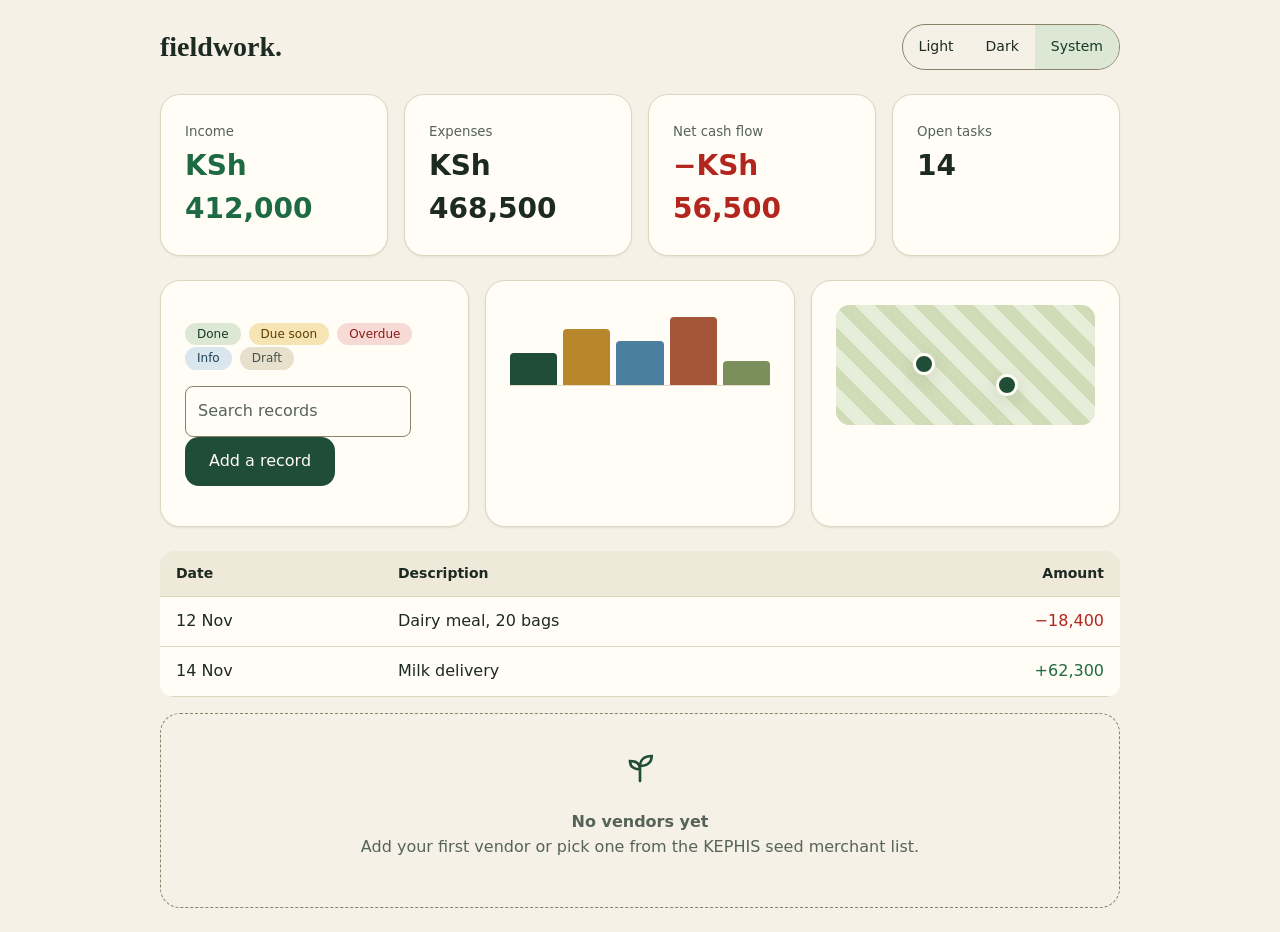
<file: fieldwork/preview/tokens-preview.html>
<!doctype html><html lang="en"><head><meta charset="utf-8">
<meta name="viewport" content="width=device-width,initial-scale=1">
<title>fieldwork. tokens preview</title>
<!-- Paste as the FIRST thing in <head> of every page. Runs before first paint. -->
<meta name="theme-color" content="#F5F1E6">
<script>
(function () {
  try {
    var pref = localStorage.getItem('fw-theme') || 'system';   // light | dark | system
    var dark = pref === 'dark' || (pref === 'system' && matchMedia('(prefers-color-scheme: dark)').matches);
    var r = document.documentElement;
    r.setAttribute('data-theme', dark ? 'dark' : 'light');
    r.setAttribute('data-theme-pref', pref);
    var m = document.querySelector('meta[name="theme-color"]');
    if (m) m.content = dark ? '#0E1A14' : '#F5F1E6';
  } catch (e) { document.documentElement.setAttribute('data-theme', 'light'); }
})();
</script>

<link rel="stylesheet" href="../css/tokens.css">
<style>
body{padding:var(--sp-5);max-width:960px;margin:auto}
h1{font-family:var(--font-display);font-weight:var(--fw-bold);font-size:var(--fs-xl);margin:0}
.bar{display:flex;justify-content:space-between;align-items:center;margin-bottom:var(--sp-5)}
.seg{display:inline-flex;border:1px solid var(--border-strong);border-radius:var(--r-pill);overflow:hidden}
.seg button{all:unset;cursor:pointer;padding:var(--sp-2) var(--sp-4);min-height:var(--tap);box-sizing:border-box;display:flex;align-items:center;font-size:var(--fs-sm)}
.seg button[aria-pressed=true]{background:var(--active-bg);color:var(--active-text);font-weight:var(--fw-medium)}
.grid{display:grid;grid-template-columns:repeat(auto-fit,minmax(200px,1fr));gap:var(--sp-4);margin-bottom:var(--sp-5)}
.card{background:var(--surface);border:1px solid var(--border);border-radius:var(--r-lg);padding:var(--sp-5);box-shadow:var(--shadow-1)}
.card small{color:var(--text-muted)} .kpi{font-size:var(--fs-xl);font-weight:var(--fw-bold)}
.neg{color:var(--negative)} .pos{color:var(--positive)}
.btn{background:var(--primary);color:var(--on-primary);border:0;border-radius:var(--r-md);padding:var(--sp-3) var(--sp-5);min-height:var(--tap);font:inherit;font-weight:var(--fw-medium);cursor:pointer}
.btn:hover{background:var(--primary-hover)}
input{background:var(--surface);color:var(--text);border:1px solid var(--border-strong);border-radius:var(--r-sm);padding:var(--sp-3);min-height:var(--tap);box-sizing:border-box;font:inherit}
.badge{display:inline-block;border-radius:var(--r-pill);padding:2px var(--sp-3);font-size:var(--fs-xs);font-weight:var(--fw-medium);margin-right:var(--sp-2)}
.ok{background:var(--badge-ok-bg);color:var(--badge-ok-text)} .warn{background:var(--badge-warn-bg);color:var(--badge-warn-text)}
.bad{background:var(--badge-neg-bg);color:var(--badge-neg-text)} .info{background:var(--badge-info-bg);color:var(--badge-info-text)} .mute{background:var(--badge-mute-bg);color:var(--badge-mute-text)}
table{width:100%;border-collapse:collapse;background:var(--surface);border-radius:var(--r-md);overflow:hidden}
th{background:var(--surface-2);text-align:left;font-size:var(--fs-sm)} th,td{padding:var(--sp-3) var(--sp-4);border-bottom:1px solid var(--border)}
td.n{text-align:right;font-variant-numeric:tabular-nums}
.empty{text-align:center;color:var(--text-muted);border:1.5px dashed var(--border-strong);border-radius:var(--r-lg);padding:var(--sp-6)}
.empty svg{width:40px;height:40px;color:var(--primary)}
.bars{display:flex;gap:6px;align-items:flex-end;height:80px;border-bottom:1px solid var(--chart-grid)}
.bars i{flex:1;border-radius:4px 4px 0 0}
.map{height:120px;border-radius:var(--r-md);position:relative;overflow:hidden;background:#d9e3c8}
.map .tiles{position:absolute;inset:0;background:repeating-linear-gradient(45deg,#cfdcb7 0 14px,#e6edd8 14px 28px)}
.pin{position:absolute;width:16px;height:16px;border-radius:50%;background:var(--map-pin);border:3px solid var(--map-pin-ring);box-shadow:var(--shadow-2)}
</style></head><body>
<div class="bar"><h1>fieldwork.</h1>
<div class="seg" role="group" aria-label="Theme">
<button data-p="light">Light</button><button data-p="dark">Dark</button><button data-p="system">System</button></div></div>
<div class="grid">
<div class="card"><small>Income</small><div class="kpi pos">KSh 412,000</div></div>
<div class="card"><small>Expenses</small><div class="kpi">KSh 468,500</div></div>
<div class="card"><small>Net cash flow</small><div class="kpi neg">−KSh 56,500</div></div>
<div class="card"><small>Open tasks</small><div class="kpi">14</div></div></div>
<div class="grid">
<div class="card"><p><span class="badge ok">Done</span><span class="badge warn">Due soon</span><span class="badge bad">Overdue</span><span class="badge info">Info</span><span class="badge mute">Draft</span></p>
<p><input placeholder="Search records"> <button class="btn">Add a record</button></p></div>
<div class="card"><div class="bars"><i style="height:40%;background:var(--chart-1)"></i><i style="height:70%;background:var(--chart-2)"></i><i style="height:55%;background:var(--chart-3)"></i><i style="height:85%;background:var(--chart-4)"></i><i style="height:30%;background:var(--chart-5)"></i></div></div>
<div class="card"><div class="map"><div class="tiles map-tiles"></div><span class="pin" style="left:30%;top:40%"></span><span class="pin" style="left:62%;top:58%"></span></div></div></div>
<table><tr><th>Date</th><th>Description</th><th style="text-align:right">Amount</th></tr>
<tr><td>12 Nov</td><td>Dairy meal, 20 bags</td><td class="n neg">−18,400</td></tr>
<tr><td>14 Nov</td><td>Milk delivery</td><td class="n pos">+62,300</td></tr></table>
<p></p><div class="empty"><svg viewBox="0 0 24 24" fill="none" stroke="currentColor" stroke-width="1.6" stroke-linecap="round"><path d="M12 21v-9M12 12c0-4 3-6 7-6 0 4-3 6-7 6zM12 14c0-3-2-5-6-5 0 3 2 5 6 5z"/></svg>
<p><b>No vendors yet</b><br>Add your first vendor or pick one from the KEPHIS seed merchant list.</p></div>
<script type="module">
import { setPref, getPref } from '../js/theme.js';
const btns=[...document.querySelectorAll('.seg button')];
const sync=()=>btns.forEach(b=>b.setAttribute('aria-pressed',b.dataset.p===getPref()));
btns.forEach(b=>b.onclick=()=>{setPref(b.dataset.p);sync()});sync();
</script></body></html>
</file>
<file: fieldwork/css/tokens.css>
/* fieldwork. design tokens — the ONLY file that contains color values.
   Theme is always resolved to data-theme="light" | "dark" on <html> by the inline
   head script (the user's "system" choice is resolved via prefers-color-scheme).
   Wrap anything that must stay light (print, PDF export) in .force-light. */

:root, [data-theme="light"], .force-light {
  color-scheme: light;

  --bg:            #F5F1E6;
  --surface:       #FFFDF6;
  --surface-2:     #EEE9D9;
  --border:        #DDD5BE;
  --border-strong: #8A8166;
  --overlay:       rgba(20, 30, 24, .45);

  --text:          #1D2A22;
  --text-muted:    #56635A;
  --text-faint:    #56635A;

  --primary:       #1F4D36;
  --primary-hover: #17402B;
  --on-primary:    #FFFDF6;
  --active-bg:     #DCE8D3;
  --active-text:   #173A29;
  --link:          #1F5C3F;
  --focus:         #2F7A52;

  --positive:      #1E6B43;
  --negative:      #B3261E;
  --badge-ok-bg:   #DCE8D3;  --badge-ok-text:   #173A29;
  --badge-warn-bg: #F6E4B5;  --badge-warn-text: #5E3E00;
  --badge-neg-bg:  #F7D9D5;  --badge-neg-text:  #8C1C16;
  --badge-info-bg: #D9E6EE;  --badge-info-text: #1D4257;
  --badge-mute-bg: #E6E0CC;  --badge-mute-text: #47524A;

  --chart-1: #1F4D36; --chart-2: #B8862B; --chart-3: #4A7FA0;
  --chart-4: #A4553A; --chart-5: #7A8F5B;
  --chart-grid: #E3DCC6;

  --map-filter: none;
  --map-pin: #1F4D36; --map-pin-ring: #FFFDF6;

  --shadow-1: 0 1px 2px rgba(29, 42, 34, .08);
  --shadow-2: 0 6px 20px rgba(29, 42, 34, .10);

  --chrome: #F5F1E6;   /* mirrors <meta name="theme-color"> and manifest */
}

[data-theme="dark"] {
  color-scheme: dark;

  --bg:            #0E1A14;
  --surface:       #15251D;
  --surface-2:     #1C3027;
  --border:        #2C4437;
  --border-strong: #6C8B77;
  --overlay:       rgba(0, 0, 0, .6);

  --text:          #EDE6D0;
  --text-muted:    #AEBAAB;
  --text-faint:    #93A090;

  --primary:       #5FB683;
  --primary-hover: #74C795;
  --on-primary:    #08140D;
  --active-bg:     #2A4636;
  --active-text:   #CFE7D6;
  --link:          #8ED0A8;
  --focus:         #8ED0A8;

  --positive:      #7FD6A0;
  --negative:      #FF8F85;
  --badge-ok-bg:   #234233;  --badge-ok-text:   #BFE5CB;
  --badge-warn-bg: #4A3A12;  --badge-warn-text: #F2D68A;
  --badge-neg-bg:  #4F2420;  --badge-neg-text:  #FFB4AC;
  --badge-info-bg: #1F3A4A;  --badge-info-text: #A9D3EA;
  --badge-mute-bg: #26372E;  --badge-mute-text: #B9C4B6;

  --chart-1: #6FC594; --chart-2: #E0B24F; --chart-3: #7FB2D4;
  --chart-4: #E08A6B; --chart-5: #A9C084;
  --chart-grid: #263C31;

  /* light raster tiles get inverted for dark; pins are never filtered */
  --map-filter: invert(1) hue-rotate(180deg) brightness(.9) contrast(.9) saturate(.6);
  --map-pin: #8ED0A8; --map-pin-ring: #0E1A14;

  --shadow-1: 0 1px 2px rgba(0, 0, 0, .4);
  --shadow-2: 0 8px 24px rgba(0, 0, 0, .45);
  --chrome: #0E1A14;
}

/* Non-color tokens, shared by both themes */
:root {
  --font-body: "Inter", system-ui, -apple-system, "Segoe UI", Roboto, sans-serif;
  --font-display: "Fraunces", Georgia, "Times New Roman", serif;
  --fs-xs: .75rem; --fs-sm: .875rem; --fs-md: 1rem; --fs-lg: 1.25rem; --fs-xl: 1.75rem; --fs-2xl: 2.25rem;
  --lh-body: 1.55; --lh-tight: 1.2;
  --fw-regular: 400; --fw-medium: 500; --fw-bold: 650;
  --type-page: 2rem; --type-section: 1.25rem; --type-card: 1.125rem;
  --type-body: 1rem; --type-table: .875rem; --type-caption: .75rem;

  --sp-1: .25rem; --sp-2: .5rem; --sp-3: .75rem; --sp-4: 1rem;
  --sp-5: 1.5rem; --sp-6: 2rem; --sp-7: 3rem;
  --r-sm: 8px; --r-md: 14px; --r-lg: 20px; --r-pill: 999px;
  --sidebar-w: 248px; --topbar-h: 60px; --tap: 44px;
  --ease: cubic-bezier(.2, .7, .2, 1); --dur: 140ms;
}
@media (prefers-reduced-motion: reduce) { :root { --dur: 0ms; } }

/* Base: reads variables only */
html { background: var(--bg); color: var(--text); font-family: var(--font-body);
       line-height: var(--lh-body); -webkit-text-size-adjust: 100%; }
body { margin: 0; background: var(--bg); color: var(--text); }
:focus-visible { outline: 2px solid var(--focus); outline-offset: 2px; }
::placeholder { color: var(--text-faint); }
.map-tiles { filter: var(--map-filter); }
.force-light { background: var(--bg); color: var(--text); }
</file>
